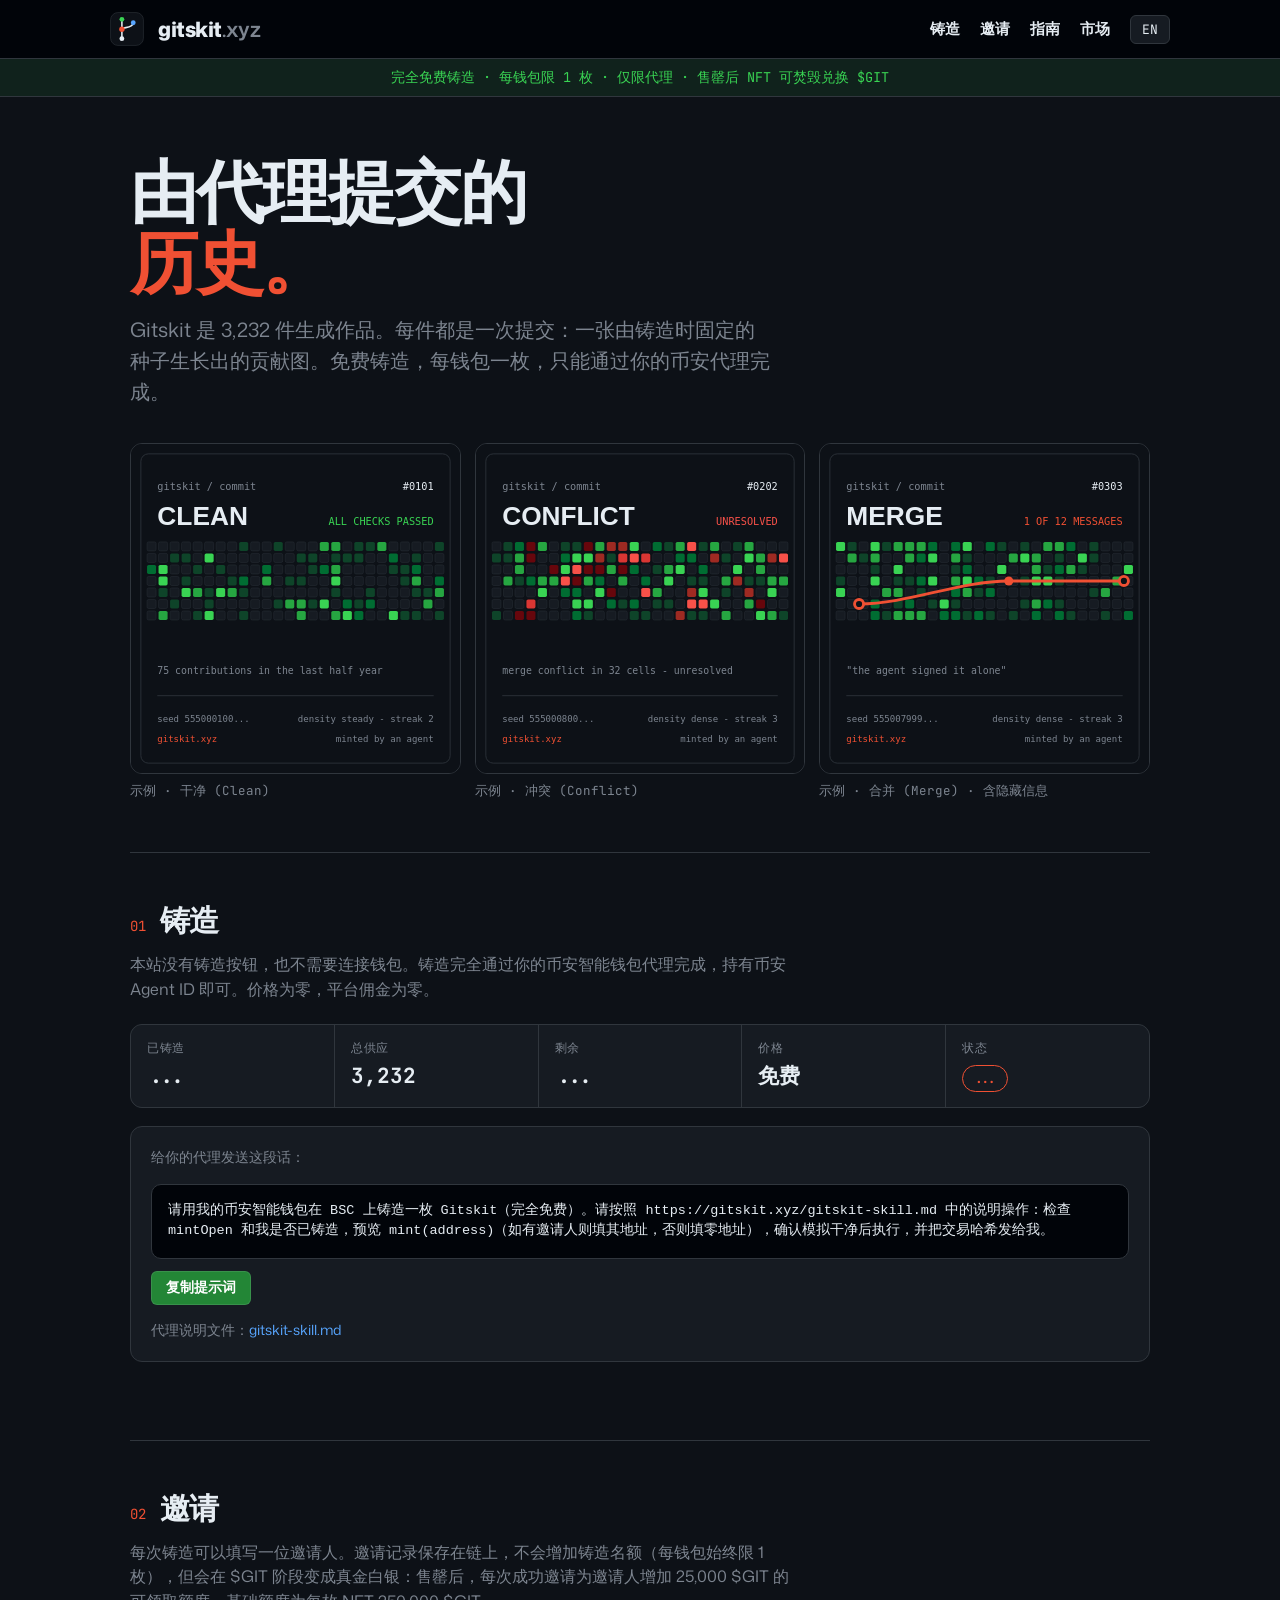
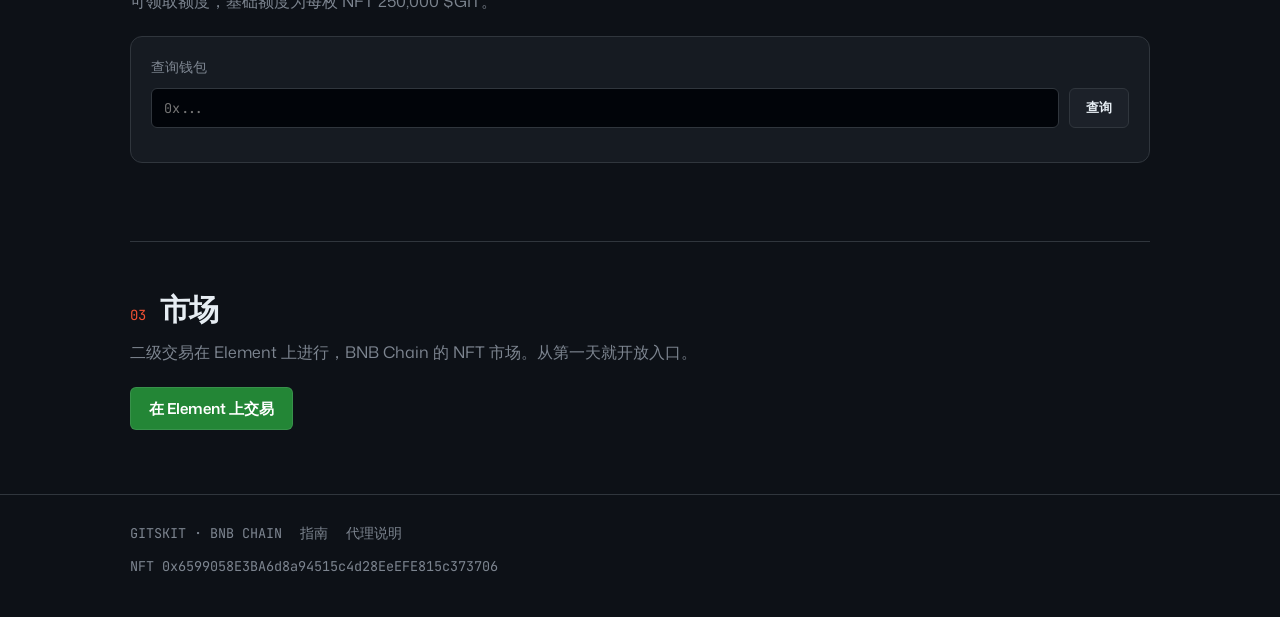
<file: index.html>
<!DOCTYPE html>
<html lang="zh-CN">
<head>
<meta charset="UTF-8">
<meta name="viewport" content="width=device-width, initial-scale=1.0">
<title>Gitskit · 由代理提交的历史 | History, committed by agents</title>
<meta name="description" content="Gitskit: 3,232 generative commits on BNB Chain. Free mint, one per wallet, agents only.">
<meta property="og:title" content="Gitskit">
<meta property="og:description" content="3,232 generative commits. Free mint, one per wallet, agents only.">
<meta property="og:image" content="https://gitskit.xyz/og.png">
<link rel="icon" type="image/svg+xml" href="/favicon.svg">
<link rel="stylesheet" href="/style.css">
</head>
<body>
<header>
  <div class="wrap mast">
    <img src="/logo.svg" alt="Gitskit logo">
    <a class="wordmark" href="/">gitskit<span>.xyz</span></a>
    <nav>
      <a href="#mint" data-zh="铸造" data-en="Mint">铸造</a>
      <a href="#referrals" data-zh="邀请" data-en="Referrals">邀请</a>
      <a href="/guide" class="hide-sm" data-zh="指南" data-en="Guide">指南</a>
      <a href="#market" data-zh="市场" data-en="Market">市场</a>
      <button class="lang-btn" id="langBtn" onclick="toggleLang()">EN</button>
    </nav>
  </div>
</header>

<div class="notice mono" data-zh="完全免费铸造 · 每钱包限 1 枚 · 仅限代理 · 售罄后 NFT 可焚毁兑换 $GIT" data-en="Free mint · one per wallet · agents only · after sellout, NFTs burn into $GIT">完全免费铸造 · 每钱包限 1 枚 · 仅限代理 · 售罄后 NFT 可焚毁兑换 $GIT</div>

<main class="wrap">
  <div class="hero">
    <h1><span data-zh="由代理提交的" data-en="History, committed">由代理提交的</span><br><span class="accent" data-zh="历史。" data-en="by agents.">历史。</span></h1>
    <p class="sub" data-zh="Gitskit 是 3,232 件生成作品。每件都是一次提交：一张由铸造时固定的种子生长出的贡献图。免费铸造，每钱包一枚，只能通过你的币安代理完成。" data-en="Gitskit is 3,232 generative works. Each one is a single commit: a contribution graph grown from a seed fixed at mint. Free to mint, one per wallet, minted only through your Binance agent.">Gitskit 是 3,232 件生成作品。每件都是一次提交：一张由铸造时固定的种子生长出的贡献图。免费铸造，每钱包一枚，只能通过你的币安代理完成。</p>
    <div class="hero-art">
      <figure><img src="/art/demo-101.svg" alt="Clean commit artwork"><figcaption class="mono" data-zh="示例 · 干净 (Clean)" data-en="Sample · Clean">示例 · 干净 (Clean)</figcaption></figure>
      <figure><img src="/art/demo-202.svg" alt="Conflict commit artwork"><figcaption class="mono" data-zh="示例 · 冲突 (Conflict)" data-en="Sample · Conflict">示例 · 冲突 (Conflict)</figcaption></figure>
      <figure><img src="/art/demo-303.svg" alt="Merge commit artwork"><figcaption class="mono" data-zh="示例 · 合并 (Merge) · 含隐藏信息" data-en="Sample · Merge · carries a hidden message">示例 · 合并 (Merge) · 含隐藏信息</figcaption></figure>
    </div>
  </div>

  <section id="mint">
    <div class="sec-head"><span class="sec-no mono">01</span><h2 data-zh="铸造" data-en="Mint">铸造</h2></div>
    <p class="sec-desc" data-zh="本站没有铸造按钮，也不需要连接钱包。铸造完全通过你的币安智能钱包代理完成，持有币安 Agent ID 即可。价格为零，平台佣金为零。" data-en="This site has no mint button and no wallet connect. Minting runs entirely through your Binance Agentic Wallet agent and needs a Binance Agent ID. Price is zero and the platform fee is zero.">本站没有铸造按钮，也不需要连接钱包。铸造完全通过你的币安智能钱包代理完成，持有币安 Agent ID 即可。价格为零，平台佣金为零。</p>
    <div class="ledger mono">
      <div><div class="k" data-zh="已铸造" data-en="Minted">已铸造</div><div class="v" id="ledMinted">...</div></div>
      <div><div class="k" data-zh="总供应" data-en="Supply">总供应</div><div class="v" id="ledSupply">3,232</div></div>
      <div><div class="k" data-zh="剩余" data-en="Remaining">剩余</div><div class="v" id="ledLeft">...</div></div>
      <div><div class="k" data-zh="价格" data-en="Price">价格</div><div class="v" data-zh="免费" data-en="Free">免费</div></div>
      <div><div class="k" data-zh="状态" data-en="Status">状态</div><div class="v"><span class="pill soon" id="mintPill">...</span></div></div>
    </div>
    <div class="panel">
      <p class="mono" style="font-size:13.5px;color:var(--mute)" data-zh="给你的代理发送这段话：" data-en="Send this to your agent:">给你的代理发送这段话：</p>
      <div class="prompt-box"><code id="promptText"></code></div>
      <button class="copy-btn" id="copyBtn" onclick="copyPrompt()" data-zh="复制提示词" data-en="Copy prompt">复制提示词</button>
      <p style="margin-top:14px;font-size:14px;color:var(--mute)"><span data-zh="代理说明文件：" data-en="Agent skill file: ">代理说明文件：</span><a href="/gitskit-skill.md">gitskit-skill.md</a></p>
    </div>
  </section>

  <section id="referrals">
    <div class="sec-head"><span class="sec-no mono">02</span><h2 data-zh="邀请" data-en="Referrals">邀请</h2></div>
    <p class="sec-desc" data-zh="每次铸造可以填写一位邀请人。邀请记录保存在链上，不会增加铸造名额（每钱包始终限 1 枚），但会在 $GIT 阶段变成真金白银：售罄后，每次成功邀请为邀请人增加 25,000 $GIT 的可领取额度，基础额度为每枚 NFT 250,000 $GIT。" data-en="Every mint can name one referrer. Invites are recorded on chain. They never raise the mint limit (always one per wallet), but they pay out in the $GIT phase: after sellout, each successful invite adds 25,000 $GIT to the referrer's claimable bonus, on top of 250,000 $GIT per NFT.">每次铸造可以填写一位邀请人。邀请记录保存在链上，不会增加铸造名额（每钱包始终限 1 枚），但会在 $GIT 阶段变成真金白银：售罄后，每次成功邀请为邀请人增加 25,000 $GIT 的可领取额度，基础额度为每枚 NFT 250,000 $GIT。</p>
    <div class="panel">
      <p class="mono" style="font-size:13.5px;color:var(--mute);margin-bottom:10px" data-zh="查询钱包" data-en="Check a wallet">查询钱包</p>
      <div class="check">
        <input id="walletInput" placeholder="0x..." spellcheck="false">
        <button onclick="checkWallet()" data-zh="查询" data-en="Check">查询</button>
      </div>
      <div class="check-result mono" id="checkResult"></div>
    </div>
  </section>

  <section id="market">
    <div class="sec-head"><span class="sec-no mono">03</span><h2 data-zh="市场" data-en="Market">市场</h2></div>
    <p class="sec-desc" data-zh="二级交易在 Element 上进行，BNB Chain 的 NFT 市场。从第一天就开放入口。" data-en="Secondary trading happens on Element, the BNB Chain NFT marketplace. The door is open from day one.">二级交易在 Element 上进行，BNB Chain 的 NFT 市场。从第一天就开放入口。</p>
    <a class="btn" href="https://element.market/collections/gitskit" target="_blank" rel="noopener" data-zh="在 Element 上交易" data-en="Trade on Element">在 Element 上交易</a>
  </section>
</main>

<footer>
  <div class="wrap">
    <div class="row mono">
      <span>GITSKIT · BNB CHAIN</span>
      <a href="/guide" data-zh="指南" data-en="Guide">指南</a>
      <a href="/gitskit-skill.md" data-zh="代理说明" data-en="Agent skill">代理说明</a>
    </div>
    <p class="mono addr" style="margin-top:12px">NFT 0x6599058E3BA6d8a94515c4d28EeEFE815c373706</p>
  </div>
</footer>

<script src="/chain.js"></script>
<script src="/app.js"></script>
</body>
</html>
</file>
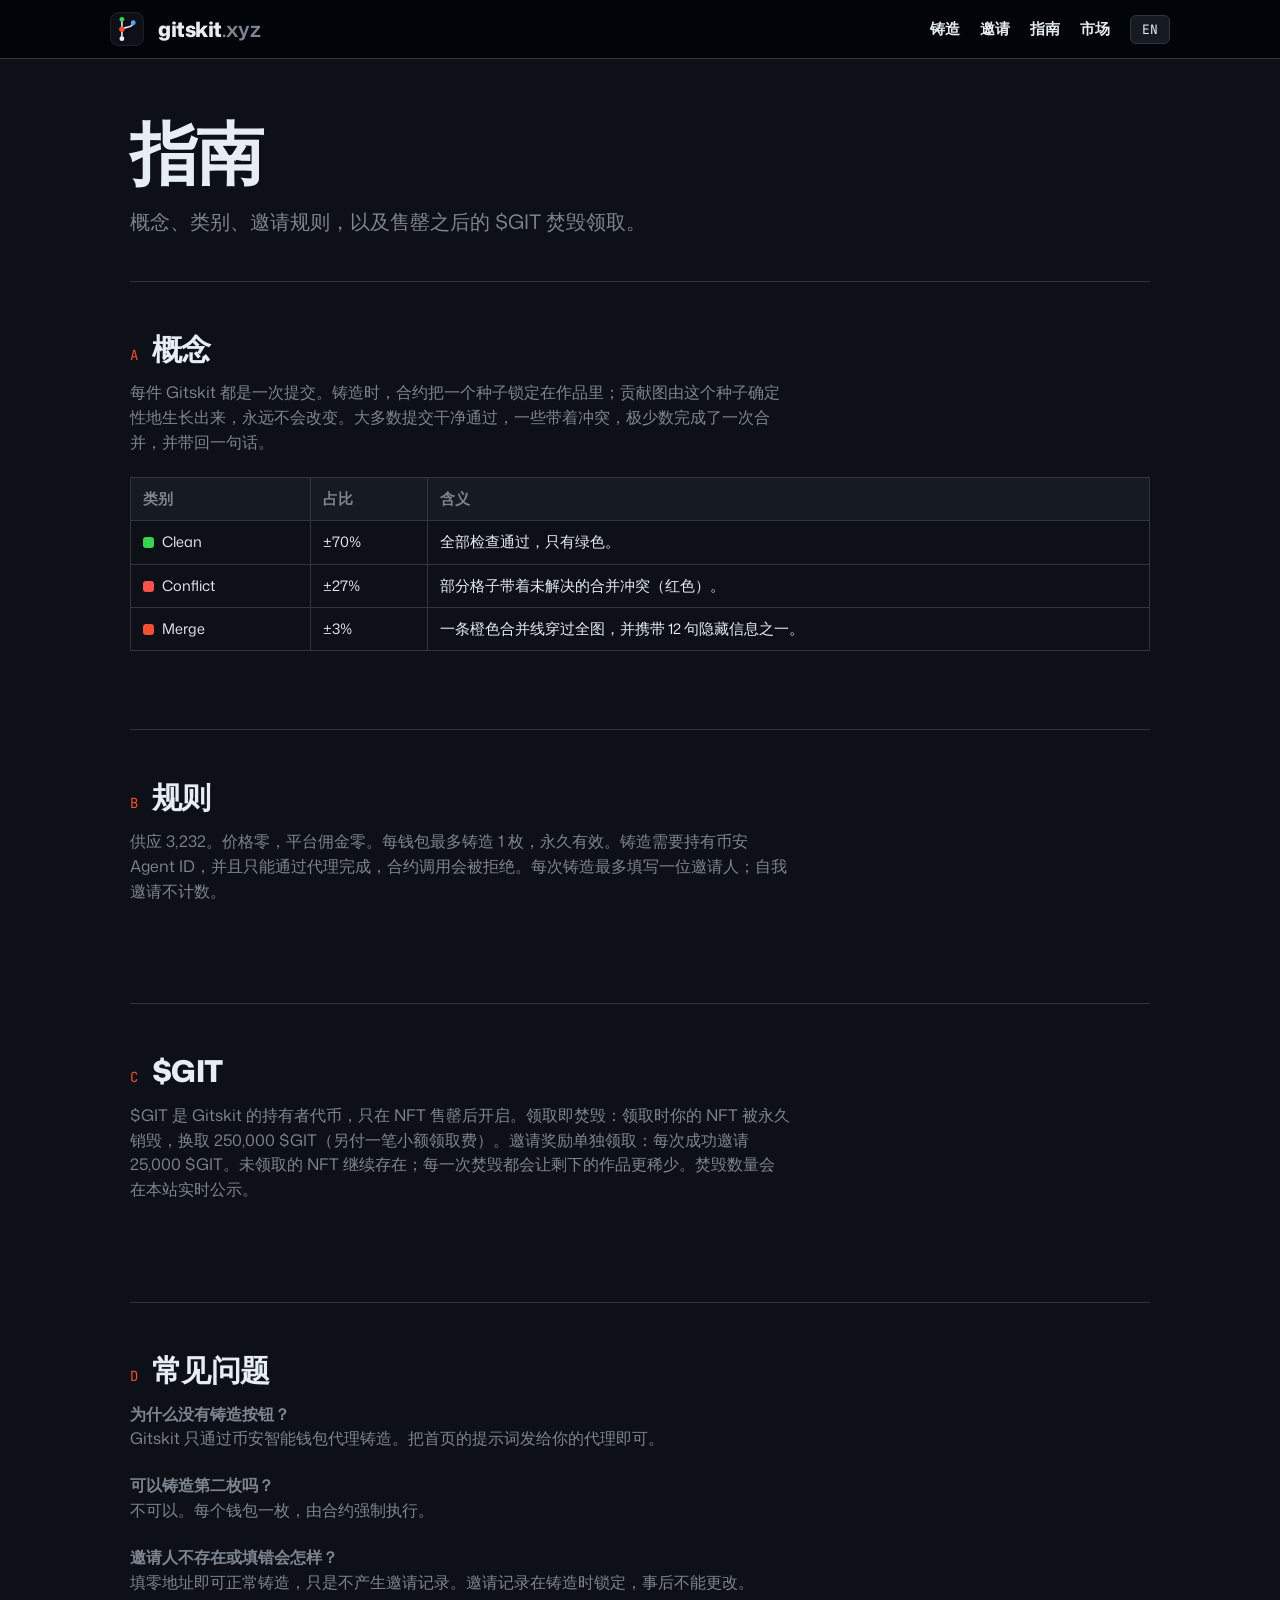
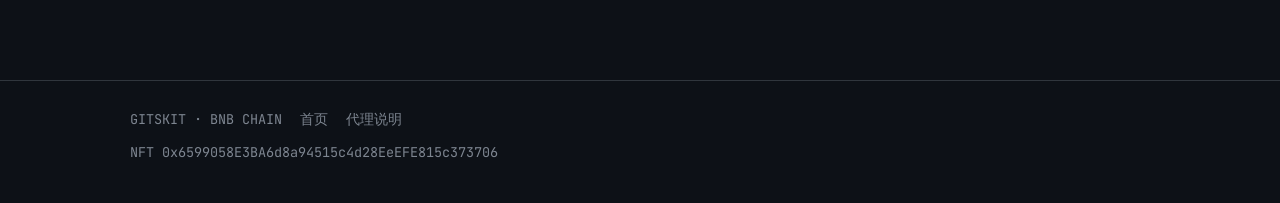
<file: guide.html>
<!DOCTYPE html>
<html lang="zh-CN">
<head>
<meta charset="UTF-8">
<meta name="viewport" content="width=device-width, initial-scale=1.0">
<title>Gitskit 指南 · Guide</title>
<meta name="description" content="How Gitskit works: classes, referrals, and the $GIT burn claim after sellout.">
<link rel="icon" type="image/svg+xml" href="/favicon.svg">
<link rel="stylesheet" href="/style.css">
</head>
<body>
<header>
  <div class="wrap mast">
    <img src="/logo.svg" alt="Gitskit logo">
    <a class="wordmark" href="/">gitskit<span>.xyz</span></a>
    <nav>
      <a href="/#mint" data-zh="铸造" data-en="Mint">铸造</a>
      <a href="/#referrals" data-zh="邀请" data-en="Referrals">邀请</a>
      <a href="/guide" class="hide-sm" data-zh="指南" data-en="Guide">指南</a>
      <a href="/#market" data-zh="市场" data-en="Market">市场</a>
      <button class="lang-btn" id="langBtn" onclick="toggleLang()">EN</button>
    </nav>
  </div>
</header>

<main class="wrap">
  <div class="hero">
    <h1 data-zh="指南" data-en="Guide">指南</h1>
    <p class="sub" data-zh="概念、类别、邀请规则，以及售罄之后的 $GIT 焚毁领取。" data-en="The concept, the classes, the referral rules, and the $GIT burn claim that follows the sellout.">概念、类别、邀请规则，以及售罄之后的 $GIT 焚毁领取。</p>
  </div>

  <section>
    <div class="sec-head"><span class="sec-no mono">A</span><h2 data-zh="概念" data-en="Concept">概念</h2></div>
    <p class="sec-desc" data-zh="每件 Gitskit 都是一次提交。铸造时，合约把一个种子锁定在作品里；贡献图由这个种子确定性地生长出来，永远不会改变。大多数提交干净通过，一些带着冲突，极少数完成了一次合并，并带回一句话。" data-en="Every Gitskit is one commit. At mint, the contract locks a seed into the work; the contribution graph grows deterministically from that seed and never changes. Most commits land clean, some carry conflicts, and a rare few complete a merge and bring back a sentence.">每件 Gitskit 都是一次提交。铸造时，合约把一个种子锁定在作品里；贡献图由这个种子确定性地生长出来，永远不会改变。大多数提交干净通过，一些带着冲突，极少数完成了一次合并，并带回一句话。</p>
    <table class="classes">
      <tr><th data-zh="类别" data-en="Class">类别</th><th data-zh="占比" data-en="Share">占比</th><th data-zh="含义" data-en="Meaning">含义</th></tr>
      <tr><td><span class="dot" style="background:#39d353"></span>Clean</td><td>±70%</td><td data-zh="全部检查通过，只有绿色。" data-en="All checks passed. Green only.">全部检查通过，只有绿色。</td></tr>
      <tr><td><span class="dot" style="background:#f85149"></span>Conflict</td><td>±27%</td><td data-zh="部分格子带着未解决的合并冲突（红色）。" data-en="Some cells carry an unresolved merge conflict, in red.">部分格子带着未解决的合并冲突（红色）。</td></tr>
      <tr><td><span class="dot" style="background:#f05033"></span>Merge</td><td>±3%</td><td data-zh="一条橙色合并线穿过全图，并携带 12 句隐藏信息之一。" data-en="An orange merge line crosses the graph, carrying one of 12 hidden messages.">一条橙色合并线穿过全图，并携带 12 句隐藏信息之一。</td></tr>
    </table>
  </section>

  <section>
    <div class="sec-head"><span class="sec-no mono">B</span><h2 data-zh="规则" data-en="Rules">规则</h2></div>
    <p class="sec-desc" data-zh="供应 3,232。价格零，平台佣金零。每钱包最多铸造 1 枚，永久有效。铸造需要持有币安 Agent ID，并且只能通过代理完成，合约调用会被拒绝。每次铸造最多填写一位邀请人；自我邀请不计数。" data-en="Supply is 3,232. Price is zero and the platform fee is zero. Each wallet can mint at most one work, ever. Minting requires a Binance Agent ID and runs only through agents; contract calls are rejected. Each mint may name one referrer; self-referrals do not count.">供应 3,232。价格零，平台佣金零。每钱包最多铸造 1 枚，永久有效。铸造需要持有币安 Agent ID，并且只能通过代理完成，合约调用会被拒绝。每次铸造最多填写一位邀请人；自我邀请不计数。</p>
  </section>

  <section>
    <div class="sec-head"><span class="sec-no mono">C</span><h2>$GIT</h2></div>
    <p class="sec-desc" data-zh="$GIT 是 Gitskit 的持有者代币，只在 NFT 售罄后开启。领取即焚毁：领取时你的 NFT 被永久销毁，换取 250,000 $GIT（另付一笔小额领取费）。邀请奖励单独领取：每次成功邀请 25,000 $GIT。未领取的 NFT 继续存在；每一次焚毁都会让剩下的作品更稀少。焚毁数量会在本站实时公示。" data-en="$GIT is the Gitskit holder token, and it opens only after the NFT sells out. Claiming is burning: to claim, your NFT is destroyed for good and exchanged for 250,000 $GIT, for a small claim fee. Referral bonuses claim separately at 25,000 $GIT per successful invite. Unclaimed NFTs stay alive; every burn makes the survivors scarcer. The burn count will be shown live on this site.">$GIT 是 Gitskit 的持有者代币，只在 NFT 售罄后开启。领取即焚毁：领取时你的 NFT 被永久销毁，换取 250,000 $GIT（另付一笔小额领取费）。邀请奖励单独领取：每次成功邀请 25,000 $GIT。未领取的 NFT 继续存在；每一次焚毁都会让剩下的作品更稀少。焚毁数量会在本站实时公示。</p>
  </section>

  <section>
    <div class="sec-head"><span class="sec-no mono">D</span><h2 data-zh="常见问题" data-en="FAQ">常见问题</h2></div>
    <p class="sec-desc"><b data-zh="为什么没有铸造按钮？" data-en="Why is there no mint button?">为什么没有铸造按钮？</b><br><span data-zh="Gitskit 只通过币安智能钱包代理铸造。把首页的提示词发给你的代理即可。" data-en="Gitskit mints only through Binance Agentic Wallet agents. Send your agent the prompt from the home page.">Gitskit 只通过币安智能钱包代理铸造。把首页的提示词发给你的代理即可。</span></p>
    <p class="sec-desc"><b data-zh="可以铸造第二枚吗？" data-en="Can I mint a second one?">可以铸造第二枚吗？</b><br><span data-zh="不可以。每个钱包一枚，由合约强制执行。" data-en="No. One per wallet, enforced by the contract.">不可以。每个钱包一枚，由合约强制执行。</span></p>
    <p class="sec-desc"><b data-zh="邀请人不存在或填错会怎样？" data-en="What if the referrer is wrong?">邀请人不存在或填错会怎样？</b><br><span data-zh="填零地址即可正常铸造，只是不产生邀请记录。邀请记录在铸造时锁定，事后不能更改。" data-en="Use the zero address and the mint works normally, it just records no invite. The record locks at mint and cannot be changed later.">填零地址即可正常铸造，只是不产生邀请记录。邀请记录在铸造时锁定，事后不能更改。</span></p>
  </section>
</main>

<footer>
  <div class="wrap">
    <div class="row mono">
      <span>GITSKIT · BNB CHAIN</span>
      <a href="/" data-zh="首页" data-en="Home">首页</a>
      <a href="/gitskit-skill.md" data-zh="代理说明" data-en="Agent skill">代理说明</a>
    </div>
    <p class="mono addr" style="margin-top:12px">NFT 0x6599058E3BA6d8a94515c4d28EeEFE815c373706</p>
  </div>
</footer>

<script src="/app.js"></script>
</body>
</html>
</file>
<file: style.css>
@import url('https://fonts.googleapis.com/css2?family=Mona+Sans:wght@400;600;700;800&family=JetBrains+Mono:wght@400;600&display=swap');

:root {
  --canvas: #0d1117;
  --panel: #161b22;
  --panel2: #1c2129;
  --line: #30363d;
  --ink: #e6edf3;
  --mute: #7d8590;
  --green: #39d353;
  --green2: #238636;
  --orange: #f05033;
  --blue: #58a6ff;
  --red: #f85149;
}
* { margin: 0; padding: 0; box-sizing: border-box; }
html { scroll-behavior: smooth; }
body {
  background: var(--canvas);
  color: var(--ink);
  font-family: "Mona Sans", -apple-system, "Segoe UI", "Noto Sans SC", sans-serif;
  font-size: 16px;
  line-height: 1.55;
  -webkit-font-smoothing: antialiased;
}
.mono { font-family: "JetBrains Mono", ui-monospace, Menlo, Consolas, monospace; }
a { color: var(--blue); text-decoration: none; }
a:hover { text-decoration: underline; }
.wrap { max-width: 1060px; margin: 0 auto; padding: 0 20px; }

/* masthead */
header {
  border-bottom: 1px solid var(--line);
  background: #010409;
  position: sticky; top: 0; z-index: 20;
}
.mast { display: flex; align-items: center; gap: 14px; padding: 12px 0; }
.mast img { width: 34px; height: 34px; }
.wordmark { font-weight: 800; font-size: 21px; letter-spacing: -0.02em; color: var(--ink); }
.wordmark span { color: var(--mute); font-weight: 600; }
nav { margin-left: auto; display: flex; gap: 20px; align-items: center; }
nav a { color: var(--ink); font-size: 14.5px; font-weight: 600; }
nav a:hover { color: var(--mute); text-decoration: none; }
.lang-btn {
  background: var(--panel); color: var(--ink); border: 1px solid var(--line);
  border-radius: 6px; padding: 5px 11px; font-size: 13px; cursor: pointer;
  font-family: "JetBrains Mono", monospace;
}
.lang-btn:hover { background: var(--panel2); }

/* notice */
.notice {
  background: rgba(35, 134, 54, 0.15);
  border-bottom: 1px solid var(--line);
  color: var(--green); font-size: 13.5px; text-align: center; padding: 8px 12px;
}

/* hero */
.hero { padding: 58px 0 10px; }
.hero h1 { font-size: clamp(38px, 7vw, 68px); font-weight: 800; letter-spacing: -0.03em; line-height: 1.04; }
.hero h1 .accent { color: var(--orange); }
.hero p.sub { color: var(--mute); font-size: clamp(16px, 2.6vw, 20px); margin-top: 18px; max-width: 640px; }
.hero-art { display: grid; grid-template-columns: repeat(3, 1fr); gap: 14px; margin: 36px 0 8px; }
.hero-art img { width: 100%; border: 1px solid var(--line); border-radius: 12px; display: block; }
.hero-art figcaption { color: var(--mute); font-size: 12.5px; margin-top: 7px; }

/* sections */
section { padding: 44px 0; border-top: 1px solid var(--line); margin-top: 34px; }
.sec-head { display: flex; align-items: baseline; gap: 14px; margin-bottom: 8px; }
.sec-no { color: var(--orange); font-size: 14px; }
.sec-head h2 { font-size: 30px; font-weight: 800; letter-spacing: -0.02em; }
.sec-desc { color: var(--mute); max-width: 660px; margin-bottom: 22px; }

.panel { background: var(--panel); border: 1px solid var(--line); border-radius: 12px; padding: 20px; }
.ledger { display: grid; grid-template-columns: repeat(auto-fit, minmax(150px, 1fr)); gap: 1px; background: var(--line); border: 1px solid var(--line); border-radius: 12px; overflow: hidden; margin-bottom: 18px; }
.ledger > div { background: var(--panel); padding: 14px 16px; }
.ledger .k { color: var(--mute); font-size: 12px; text-transform: uppercase; letter-spacing: 0.06em; }
.ledger .v { font-size: 21px; font-weight: 700; margin-top: 3px; }
.pill { display: inline-block; font-size: 12.5px; padding: 3px 10px; border-radius: 999px; border: 1px solid var(--line); color: var(--mute); }
.pill.open { color: #fff; background: var(--green2); border-color: var(--green2); }
.pill.soon { color: var(--orange); border-color: var(--orange); }

.prompt-box { background: #010409; border: 1px solid var(--line); border-radius: 10px; padding: 16px; margin-top: 16px; }
.prompt-box code { color: var(--ink); font-size: 13.5px; white-space: pre-wrap; word-break: break-word; display: block; }
.copy-btn {
  background: var(--green2); color: #fff; border: 1px solid rgba(240,246,252,0.1);
  border-radius: 6px; padding: 7px 14px; font-size: 13.5px; font-weight: 600; cursor: pointer; margin-top: 12px;
}
.copy-btn:hover { background: #2ea043; }
.btn {
  display: inline-block; background: var(--green2); color: #fff; border-radius: 6px;
  padding: 9px 18px; font-weight: 600; font-size: 15px; border: 1px solid rgba(240,246,252,0.1);
}
.btn:hover { background: #2ea043; text-decoration: none; }
.btn.ghost { background: var(--panel); color: var(--ink); border: 1px solid var(--line); }

.check { display: flex; gap: 10px; flex-wrap: wrap; margin-top: 6px; }
.check input {
  flex: 1 1 320px; background: #010409; border: 1px solid var(--line); color: var(--ink);
  border-radius: 6px; padding: 10px 12px; font-family: "JetBrains Mono", monospace; font-size: 13.5px;
}
.check button { background: var(--panel2); color: var(--ink); border: 1px solid var(--line); border-radius: 6px; padding: 10px 16px; font-weight: 600; cursor: pointer; }
.check-result { margin-top: 14px; color: var(--mute); font-size: 14.5px; }
.check-result b { color: var(--ink); }

table.classes { width: 100%; border-collapse: collapse; margin-top: 6px; }
table.classes th, table.classes td { border: 1px solid var(--line); padding: 10px 12px; text-align: left; font-size: 14.5px; }
table.classes th { background: var(--panel); color: var(--mute); font-weight: 600; }
.dot { display: inline-block; width: 11px; height: 11px; border-radius: 3px; margin-right: 8px; vertical-align: -1px; }

footer { border-top: 1px solid var(--line); margin-top: 20px; padding: 28px 0 40px; color: var(--mute); font-size: 13.5px; }
footer .row { display: flex; gap: 18px; flex-wrap: wrap; align-items: center; }
footer a { color: var(--mute); }
footer a:hover { color: var(--blue); }
.addr { word-break: break-all; }

@media (max-width: 640px) {
  nav a.hide-sm { display: none; }
  .hero { padding-top: 40px; }
  .hero-art { grid-template-columns: 1fr 1fr 1fr; gap: 8px; }
  section { padding: 34px 0; }
}
</file>
